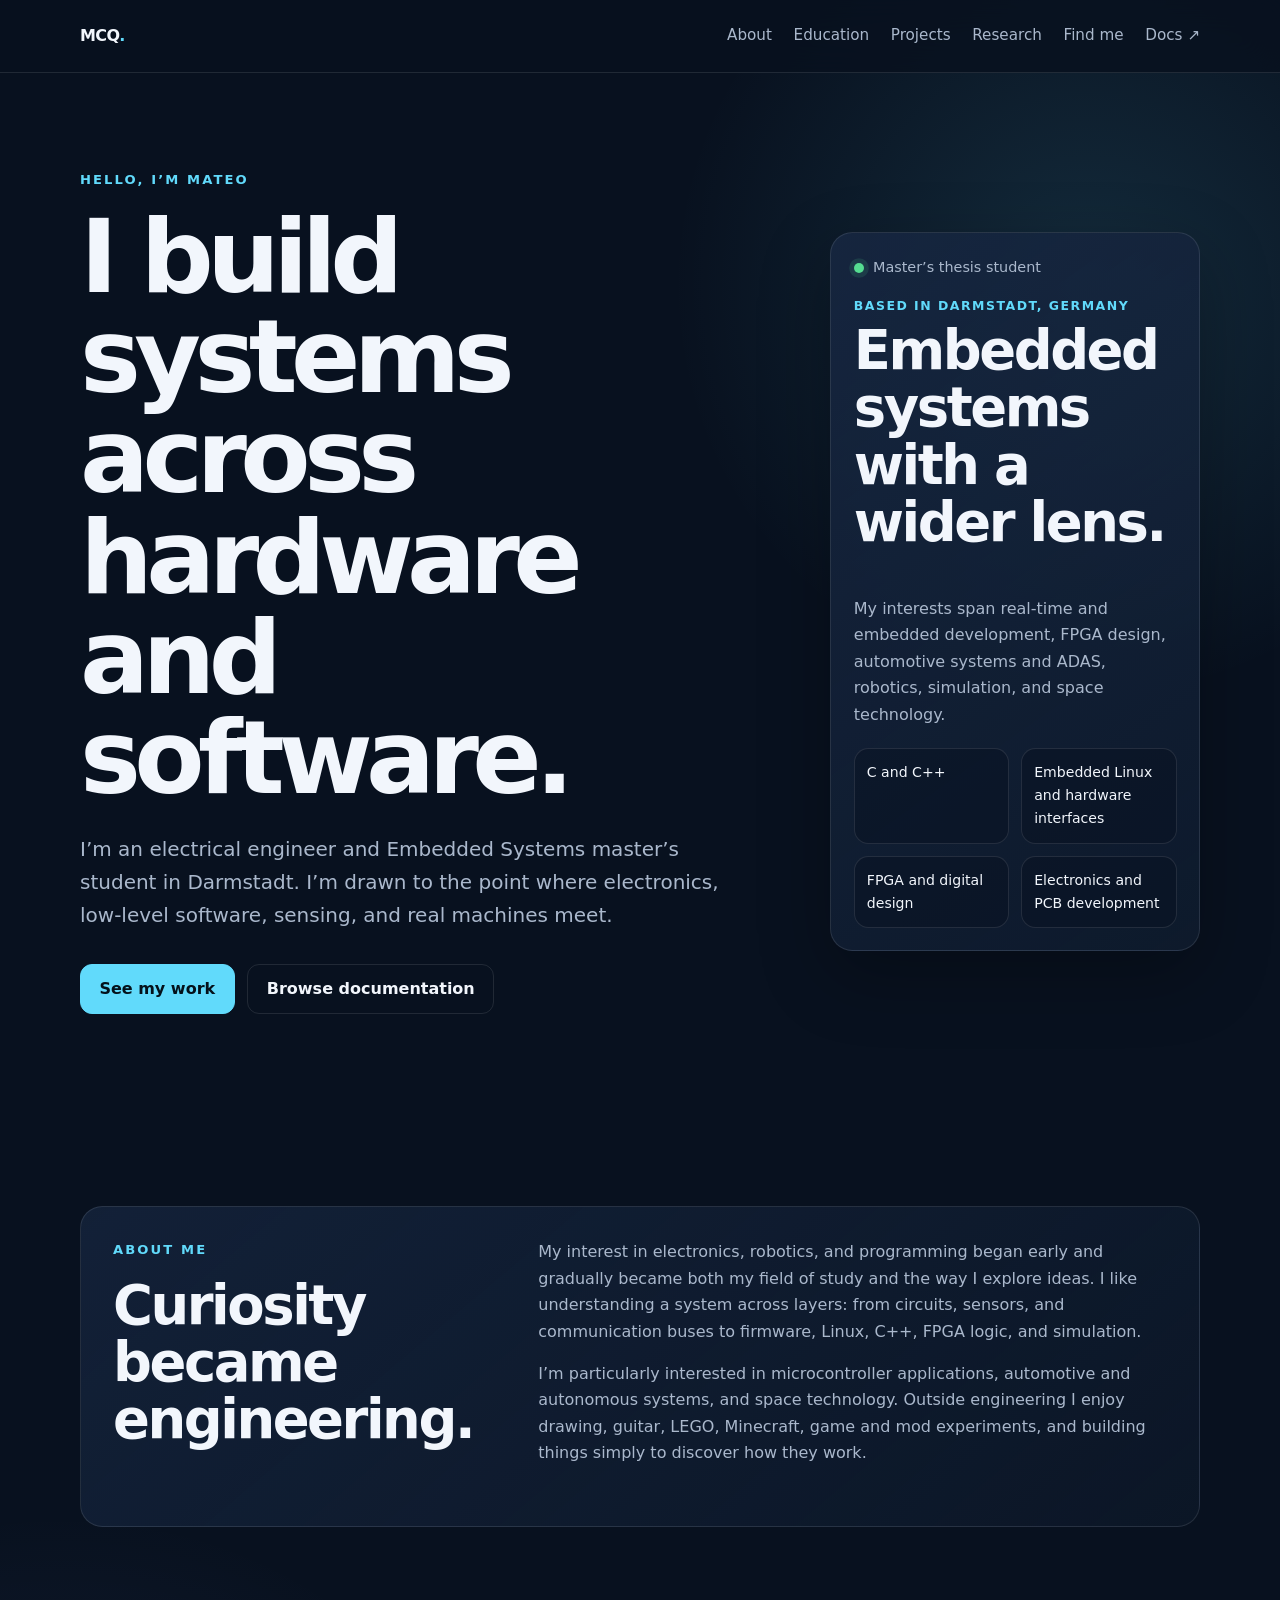
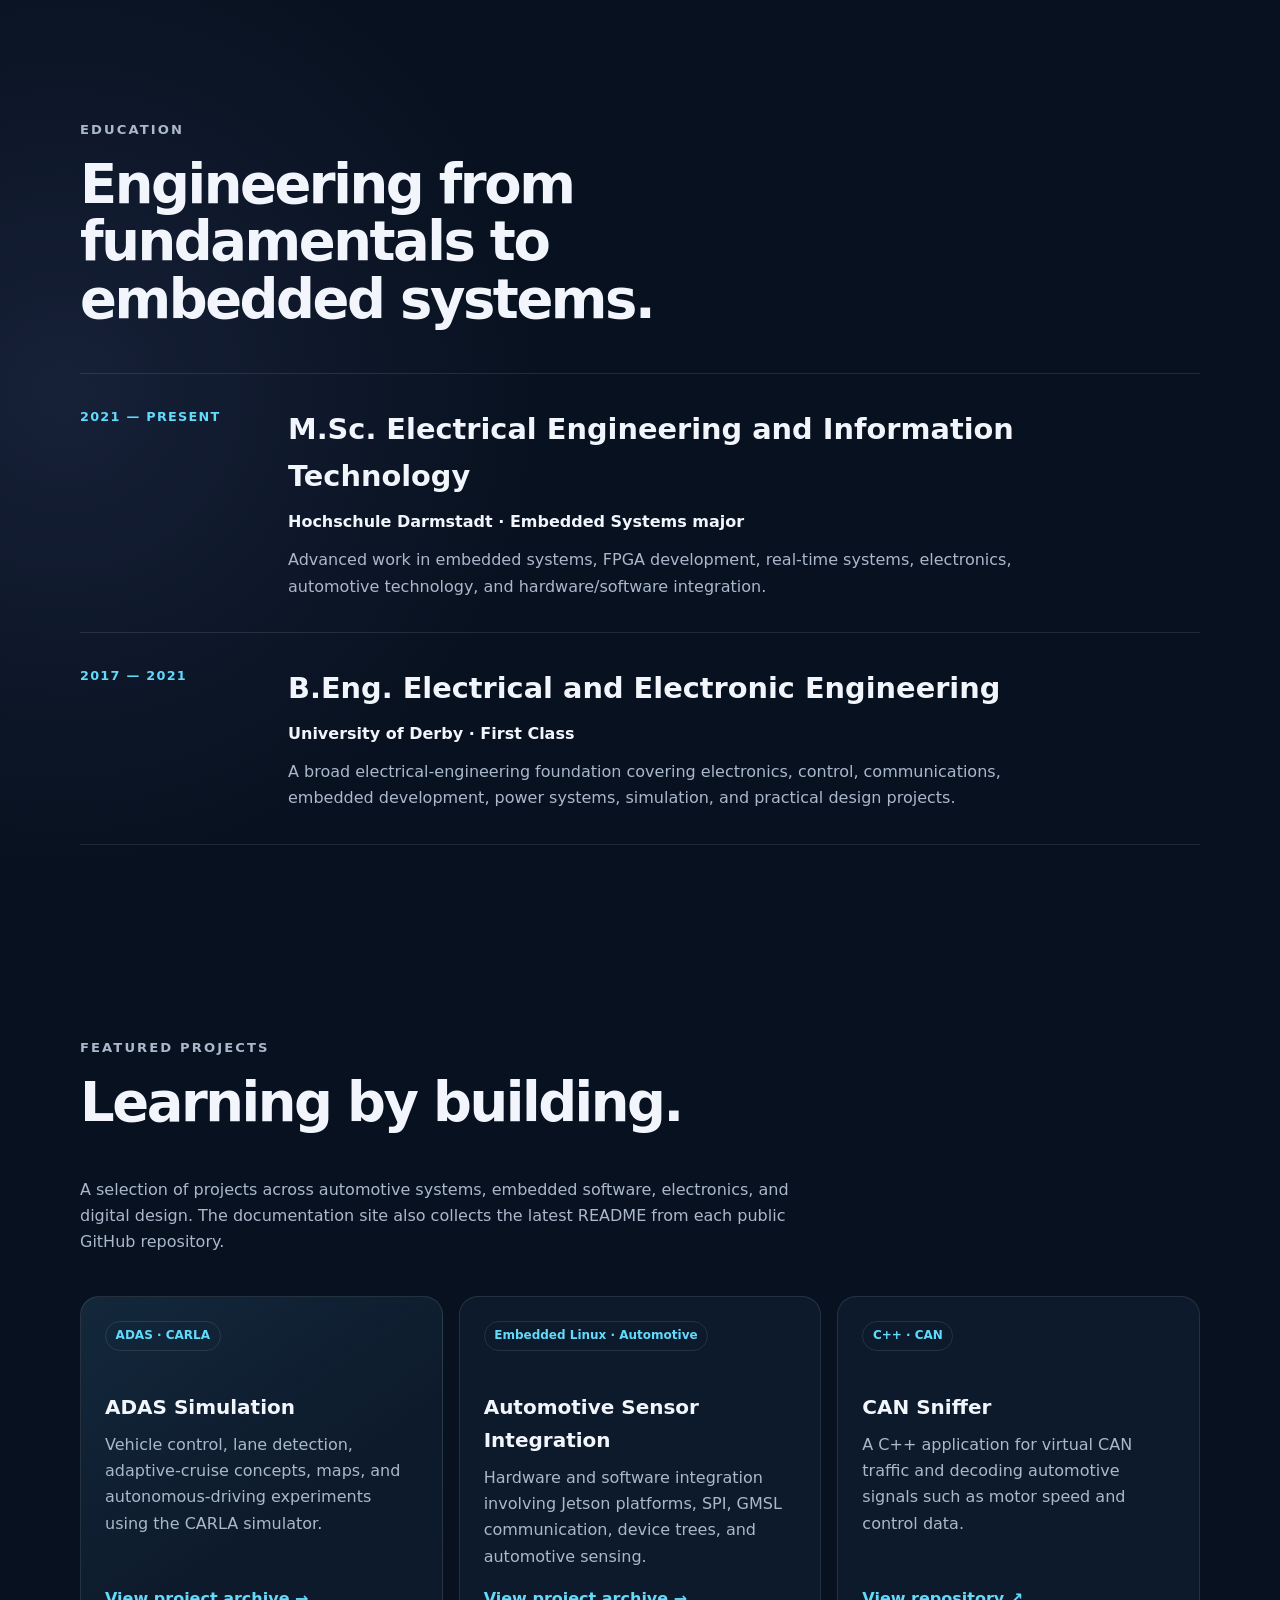
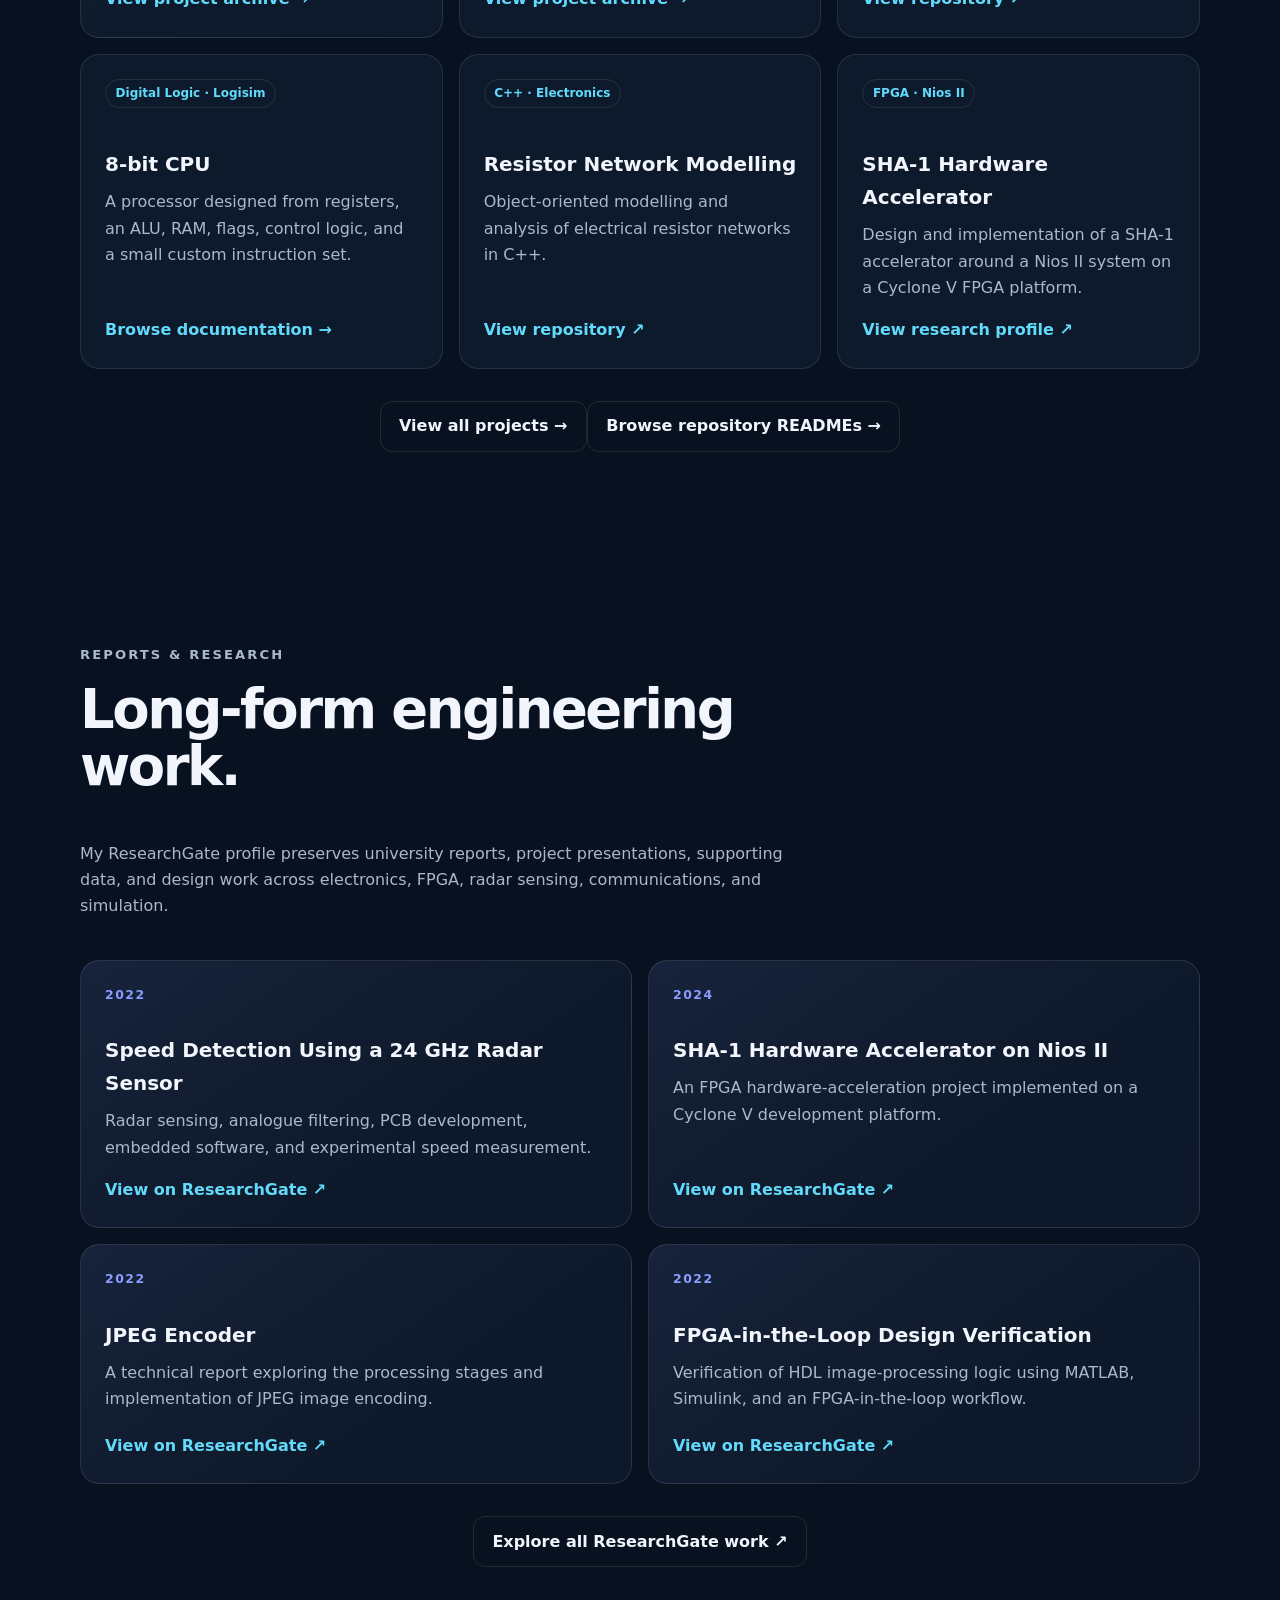
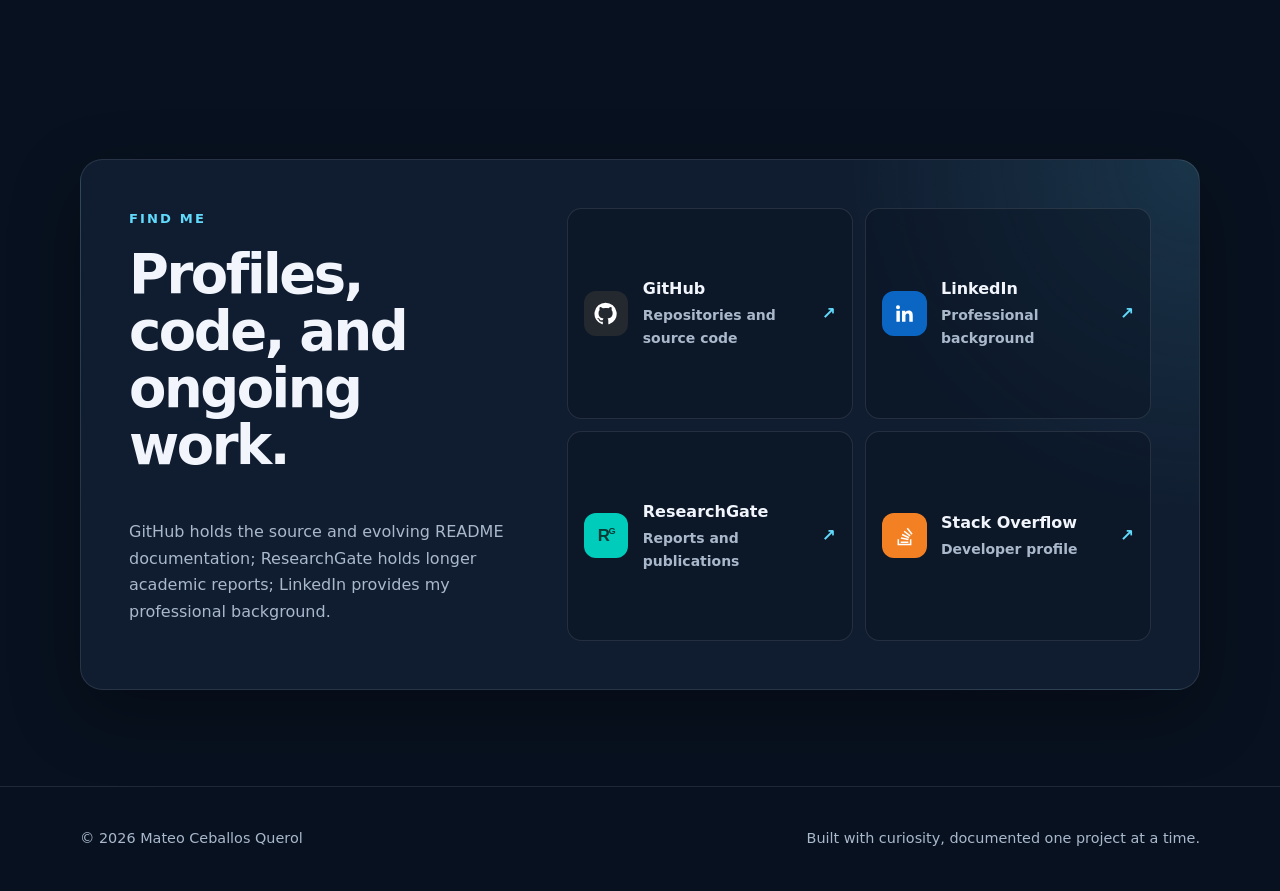
<file: index.html>
<!DOCTYPE html>
<html lang="en">
<head>
  <meta charset="UTF-8">
  <meta name="viewport" content="width=device-width, initial-scale=1">
  <meta name="description" content="Portfolio of Mateo Ceballos Querol — embedded systems, electronics, FPGA, automotive technology, simulation, and software.">
  <title>Mateo Ceballos Querol | Embedded Systems Engineer</title>
  <link rel="stylesheet" href="style.css?v=20260716-2">
</head>
<body>
  <header class="site-header">
    <nav class="nav container" aria-label="Main navigation">
      <a class="logo" href="#top">MCQ<span>.</span></a>
      <div class="nav-links">
        <a href="#about">About</a>
        <a href="#education">Education</a>
        <a href="#projects">Projects</a>
        <a href="#research">Research</a>
        <a href="#find-me">Find me</a>
        <a class="nav-github" href="docs/">Docs ↗</a>
      </div>
    </nav>
  </header>

  <main id="top">
    <section class="hero container">
      <div>
        <p class="eyebrow">Hello, I’m Mateo</p>
        <h1>I build systems across hardware and software.</h1>
        <p class="hero-copy">
          I’m an electrical engineer and Embedded Systems master’s student in
          Darmstadt. I’m drawn to the point where electronics, low-level
          software, sensing, and real machines meet.
        </p>
        <div class="actions">
          <a class="button" href="#projects">See my work</a>
          <a class="button secondary" href="docs/">Browse documentation</a>
        </div>
      </div>

      <aside class="hero-panel" aria-label="Profile summary">
        <span class="status">Master’s thesis student</span>
        <p class="profile-kicker">Based in Darmstadt, Germany</p>
        <h2>Embedded systems with a wider lens.</h2>
        <p class="panel-copy">
          My interests span real-time and embedded development, FPGA design,
          automotive systems and ADAS, robotics, simulation, and space technology.
        </p>
        <ul class="focus-list compact">
          <li>C and C++</li>
          <li>Embedded Linux and hardware interfaces</li>
          <li>FPGA and digital design</li>
          <li>Electronics and PCB development</li>
        </ul>
      </aside>
    </section>

    <section class="section container" id="about">
      <div class="about">
        <div>
          <p class="eyebrow">About me</p>
          <h2>Curiosity became engineering.</h2>
        </div>
        <div class="about-copy">
          <p>
            My interest in electronics, robotics, and programming began early
            and gradually became both my field of study and the way I explore
            ideas. I like understanding a system across layers: from circuits,
            sensors, and communication buses to firmware, Linux, C++, FPGA logic,
            and simulation.
          </p>
          <p>
            I’m particularly interested in microcontroller applications,
            automotive and autonomous systems, and space technology. Outside
            engineering I enjoy drawing, guitar, LEGO, Minecraft, game and mod
            experiments, and building things simply to discover how they work.
          </p>
        </div>
      </div>
    </section>

    <section class="section container" id="education">
      <div class="section-heading">
        <p class="eyebrow">Education</p>
        <h2>Engineering from fundamentals to embedded systems.</h2>
      </div>

      <div class="timeline">
        <article class="timeline-item">
          <div class="timeline-date">2021 — present</div>
          <div>
            <h3>M.Sc. Electrical Engineering and Information Technology</h3>
            <p class="institution">Hochschule Darmstadt · Embedded Systems major</p>
            <p>
              Advanced work in embedded systems, FPGA development, real-time
              systems, electronics, automotive technology, and hardware/software
              integration.
            </p>
          </div>
        </article>

        <article class="timeline-item">
          <div class="timeline-date">2017 — 2021</div>
          <div>
            <h3>B.Eng. Electrical and Electronic Engineering</h3>
            <p class="institution">University of Derby · First Class</p>
            <p>
              A broad electrical-engineering foundation covering electronics,
              control, communications, embedded development, power systems,
              simulation, and practical design projects.
            </p>
          </div>
        </article>
      </div>
    </section>

    <section class="section container" id="projects">
      <div class="section-heading">
        <p class="eyebrow">Featured projects</p>
        <h2>Learning by building.</h2>
        <p>
          A selection of projects across automotive systems, embedded software,
          electronics, and digital design. The documentation site also collects
          the latest README from each public GitHub repository.
        </p>
      </div>

      <div class="grid">
        <article class="card featured-card">
          <span class="tag">ADAS · CARLA</span>
          <h3>ADAS Simulation</h3>
          <p>
            Vehicle control, lane detection, adaptive-cruise concepts, maps, and
            autonomous-driving experiments using the CARLA simulator.
          </p>
          <a class="card-link" href="projects.html">View project archive →</a>
        </article>

        <article class="card">
          <span class="tag">Embedded Linux · Automotive</span>
          <h3>Automotive Sensor Integration</h3>
          <p>
            Hardware and software integration involving Jetson platforms, SPI,
            GMSL communication, device trees, and automotive sensing.
          </p>
          <a class="card-link" href="projects.html">View project archive →</a>
        </article>

        <article class="card">
          <span class="tag">C++ · CAN</span>
          <h3>CAN Sniffer</h3>
          <p>
            A C++ application for virtual CAN traffic and decoding automotive
            signals such as motor speed and control data.
          </p>
          <a class="card-link" href="https://github.com/mcquerol/cansniffer-cpp">View repository ↗</a>
        </article>

        <article class="card">
          <span class="tag">Digital Logic · Logisim</span>
          <h3>8-bit CPU</h3>
          <p>
            A processor designed from registers, an ALU, RAM, flags, control
            logic, and a small custom instruction set.
          </p>
          <a class="card-link" href="docs/">Browse documentation →</a>
        </article>

        <article class="card">
          <span class="tag">C++ · Electronics</span>
          <h3>Resistor Network Modelling</h3>
          <p>
            Object-oriented modelling and analysis of electrical resistor
            networks in C++.
          </p>
          <a class="card-link" href="https://github.com/mcquerol/modelling-resistor-networks-cpp">View repository ↗</a>
        </article>

        <article class="card">
          <span class="tag">FPGA · Nios II</span>
          <h3>SHA-1 Hardware Accelerator</h3>
          <p>
            Design and implementation of a SHA-1 accelerator around a Nios II
            system on a Cyclone V FPGA platform.
          </p>
          <a class="card-link" href="https://www.researchgate.net/profile/Mateo-Ceballos-Querol">View research profile ↗</a>
        </article>
      </div>

      <div class="section-actions">
        <a class="button secondary" href="projects.html">View all projects →</a>
        <a class="button secondary" href="docs/">Browse repository READMEs →</a>
      </div>
    </section>

    <section class="section container" id="research">
      <div class="section-heading">
        <p class="eyebrow">Reports & research</p>
        <h2>Long-form engineering work.</h2>
        <p>
          My ResearchGate profile preserves university reports, project
          presentations, supporting data, and design work across electronics,
          FPGA, radar sensing, communications, and simulation.
        </p>
      </div>

      <div class="research-grid">
        <article class="research-card">
          <span class="research-year">2022</span>
          <h3>Speed Detection Using a 24 GHz Radar Sensor</h3>
          <p>Radar sensing, analogue filtering, PCB development, embedded software, and experimental speed measurement.</p>
          <a class="card-link" href="https://www.researchgate.net/profile/Mateo-Ceballos-Querol">View on ResearchGate ↗</a>
        </article>

        <article class="research-card">
          <span class="research-year">2024</span>
          <h3>SHA-1 Hardware Accelerator on Nios II</h3>
          <p>An FPGA hardware-acceleration project implemented on a Cyclone V development platform.</p>
          <a class="card-link" href="https://www.researchgate.net/profile/Mateo-Ceballos-Querol">View on ResearchGate ↗</a>
        </article>

        <article class="research-card">
          <span class="research-year">2022</span>
          <h3>JPEG Encoder</h3>
          <p>A technical report exploring the processing stages and implementation of JPEG image encoding.</p>
          <a class="card-link" href="https://www.researchgate.net/publication/393149671_JPEG_Encoder">View on ResearchGate ↗</a>
        </article>

        <article class="research-card">
          <span class="research-year">2022</span>
          <h3>FPGA-in-the-Loop Design Verification</h3>
          <p>Verification of HDL image-processing logic using MATLAB, Simulink, and an FPGA-in-the-loop workflow.</p>
          <a class="card-link" href="https://www.researchgate.net/publication/393072573_HDL_Design_Verification_using_FPGA-in-the-Loop">View on ResearchGate ↗</a>
        </article>
      </div>

      <div class="section-actions">
        <a class="button secondary" href="https://www.researchgate.net/profile/Mateo-Ceballos-Querol">Explore all ResearchGate work ↗</a>
      </div>
    </section>

    <section class="section container" id="find-me">
      <div class="find-panel">
        <div>
          <p class="eyebrow">Find me</p>
          <h2>Profiles, code, and ongoing work.</h2>
          <p class="find-copy">
            GitHub holds the source and evolving README documentation;
            ResearchGate holds longer academic reports; LinkedIn provides my
            professional background.
          </p>
        </div>
        <div class="profile-links">
          <a href="https://github.com/mcquerol">
            <span class="profile-icon github-icon" aria-hidden="true">
              <svg viewBox="0 0 24 24" role="img"><path d="M12 .7a11.5 11.5 0 0 0-3.64 22.41c.58.11.79-.25.79-.56v-2.23c-3.22.7-3.9-1.37-3.9-1.37-.53-1.34-1.29-1.7-1.29-1.7-1.05-.72.08-.71.08-.71 1.17.08 1.78 1.2 1.78 1.2 1.04 1.78 2.72 1.27 3.38.97.1-.75.41-1.27.74-1.56-2.57-.29-5.27-1.29-5.27-5.69 0-1.26.45-2.28 1.19-3.09-.12-.29-.52-1.47.11-3.05 0 0 .97-.31 3.16 1.18A10.9 10.9 0 0 1 12 6.11c.98 0 1.95.13 2.87.39 2.19-1.49 3.15-1.18 3.15-1.18.63 1.58.23 2.76.11 3.05.74.81 1.19 1.83 1.19 3.09 0 4.41-2.71 5.39-5.29 5.68.42.36.78 1.07.78 2.16v3.25c0 .31.21.67.8.56A11.5 11.5 0 0 0 12 .7Z"/></svg>
            </span>
            <span class="profile-text"><strong>GitHub</strong><small>Repositories and source code</small></span>
            <span class="profile-arrow">↗</span>
          </a>
          <a href="https://www.linkedin.com/in/mcquerol">
            <span class="profile-icon linkedin-icon" aria-hidden="true">
              <svg viewBox="0 0 24 24" role="img"><path d="M20.45 20.45h-3.56v-5.57c0-1.33-.02-3.04-1.85-3.04-1.86 0-2.14 1.45-2.14 2.94v5.67H9.34V8.98h3.42v1.57h.05c.47-.9 1.64-1.85 3.37-1.85 3.6 0 4.27 2.37 4.27 5.46v6.29ZM5.32 7.41a2.07 2.07 0 1 1 0-4.13 2.07 2.07 0 0 1 0 4.13Zm1.78 13.04H3.54V8.98H7.1v11.47Z"/></svg>
            </span>
            <span class="profile-text"><strong>LinkedIn</strong><small>Professional background</small></span>
            <span class="profile-arrow">↗</span>
          </a>
          <a href="https://www.researchgate.net/profile/Mateo-Ceballos-Querol">
            <span class="profile-icon researchgate-icon" aria-hidden="true">
              <span class="rg-mark">R<sup>G</sup></span>
            </span>
            <span class="profile-text"><strong>ResearchGate</strong><small>Reports and publications</small></span>
            <span class="profile-arrow">↗</span>
          </a>
          <a href="https://stackoverflow.com/users/17657784/mcquerol">
            <span class="profile-icon stackoverflow-icon" aria-hidden="true">
              <svg viewBox="0 0 24 24" role="img"><path d="m17.47 20.45-11.2.01v-4.74H4.68V22h14.38v-6.28h-1.59v4.73ZM8.03 15.28l.33-1.55 7.78 1.63-.33 1.56-7.78-1.64Zm1.03-3.68.66-1.45 7.19 3.28-.66 1.45-7.19-3.28Zm1.97-3.49.98-1.25 6.22 4.89-.98 1.25-6.22-4.89Zm3.13-3.32 1.25-.98 4.88 6.23-1.25.98-4.88-6.23ZM8 18.08h7.91v1.59H8v-1.59Z"/></svg>
            </span>
            <span class="profile-text"><strong>Stack Overflow</strong><small>Developer profile</small></span>
            <span class="profile-arrow">↗</span>
          </a>
        </div>
      </div>
    </section>
  </main>

  <footer class="site-footer">
    <div class="footer-content container">
      <p>© 2026 Mateo Ceballos Querol</p>
      <p>Built with curiosity, documented one project at a time.</p>
    </div>
  </footer>
</body>
</html>
</file>
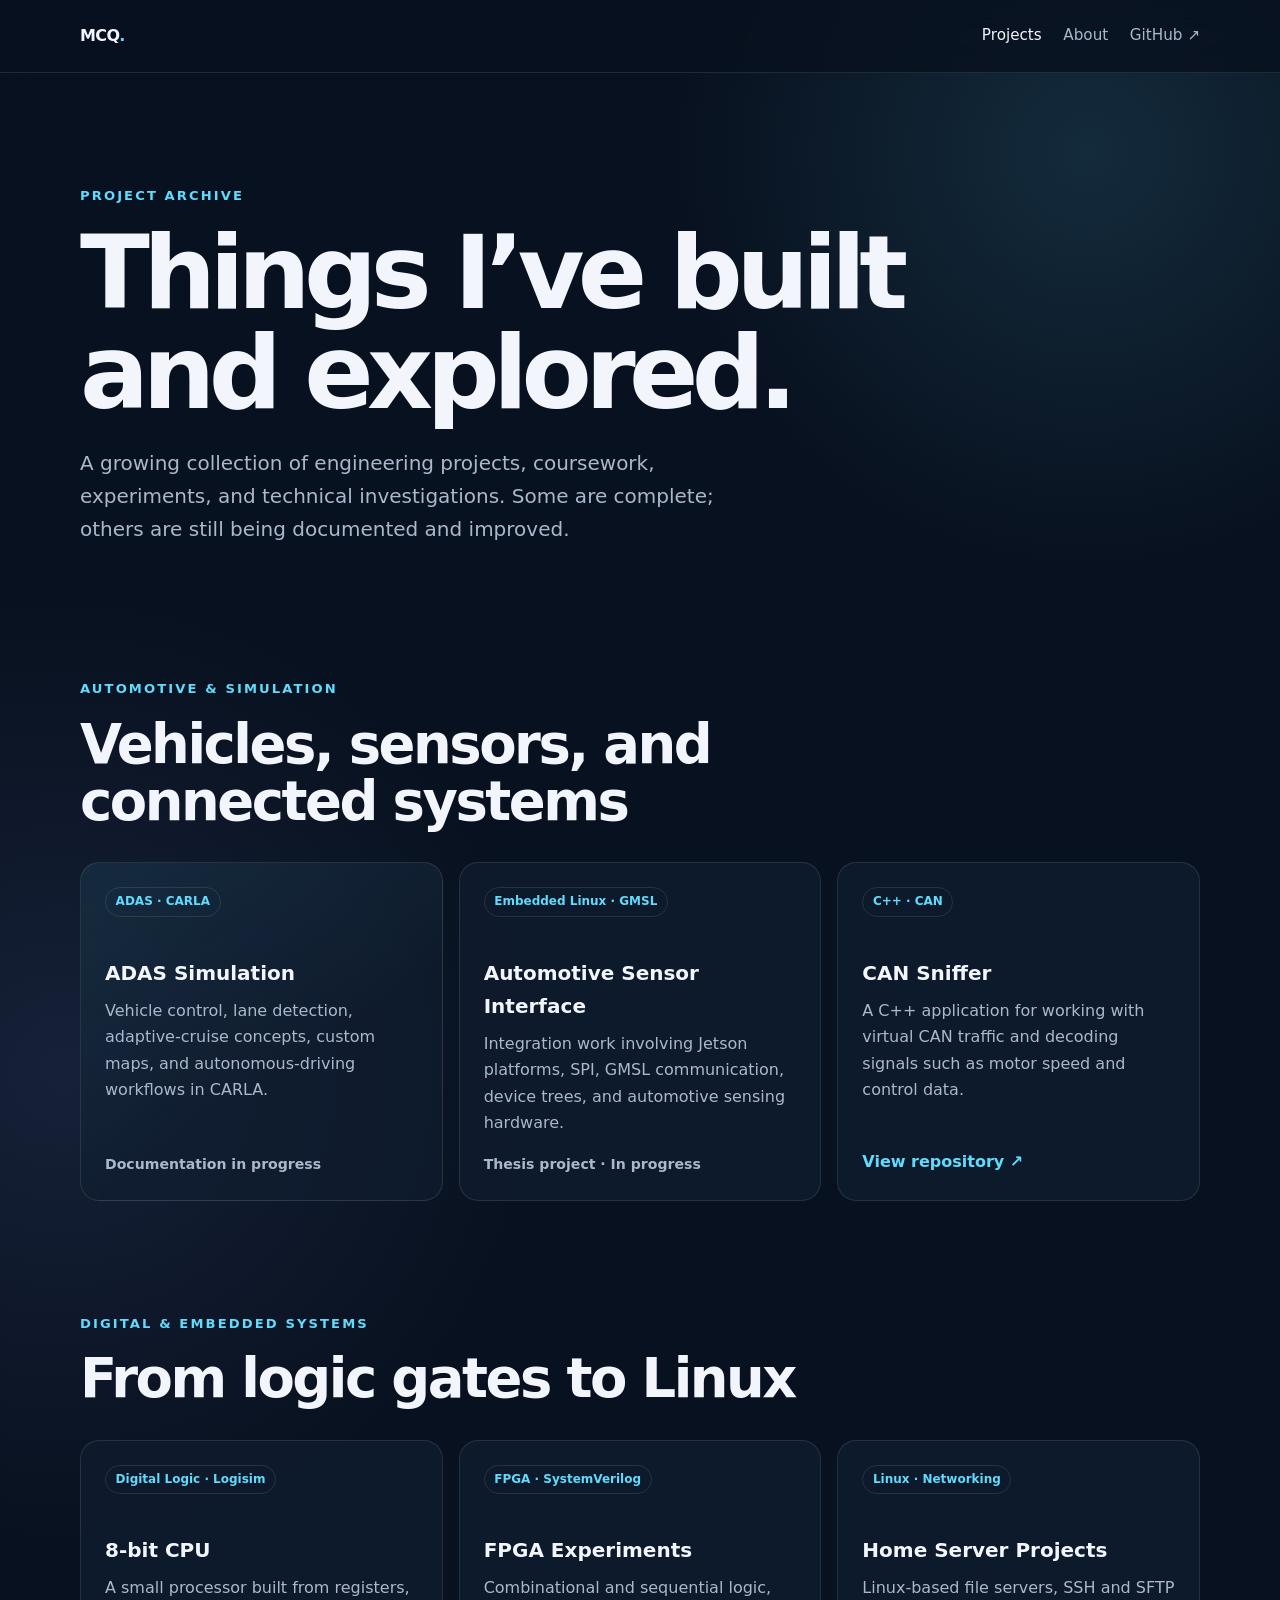
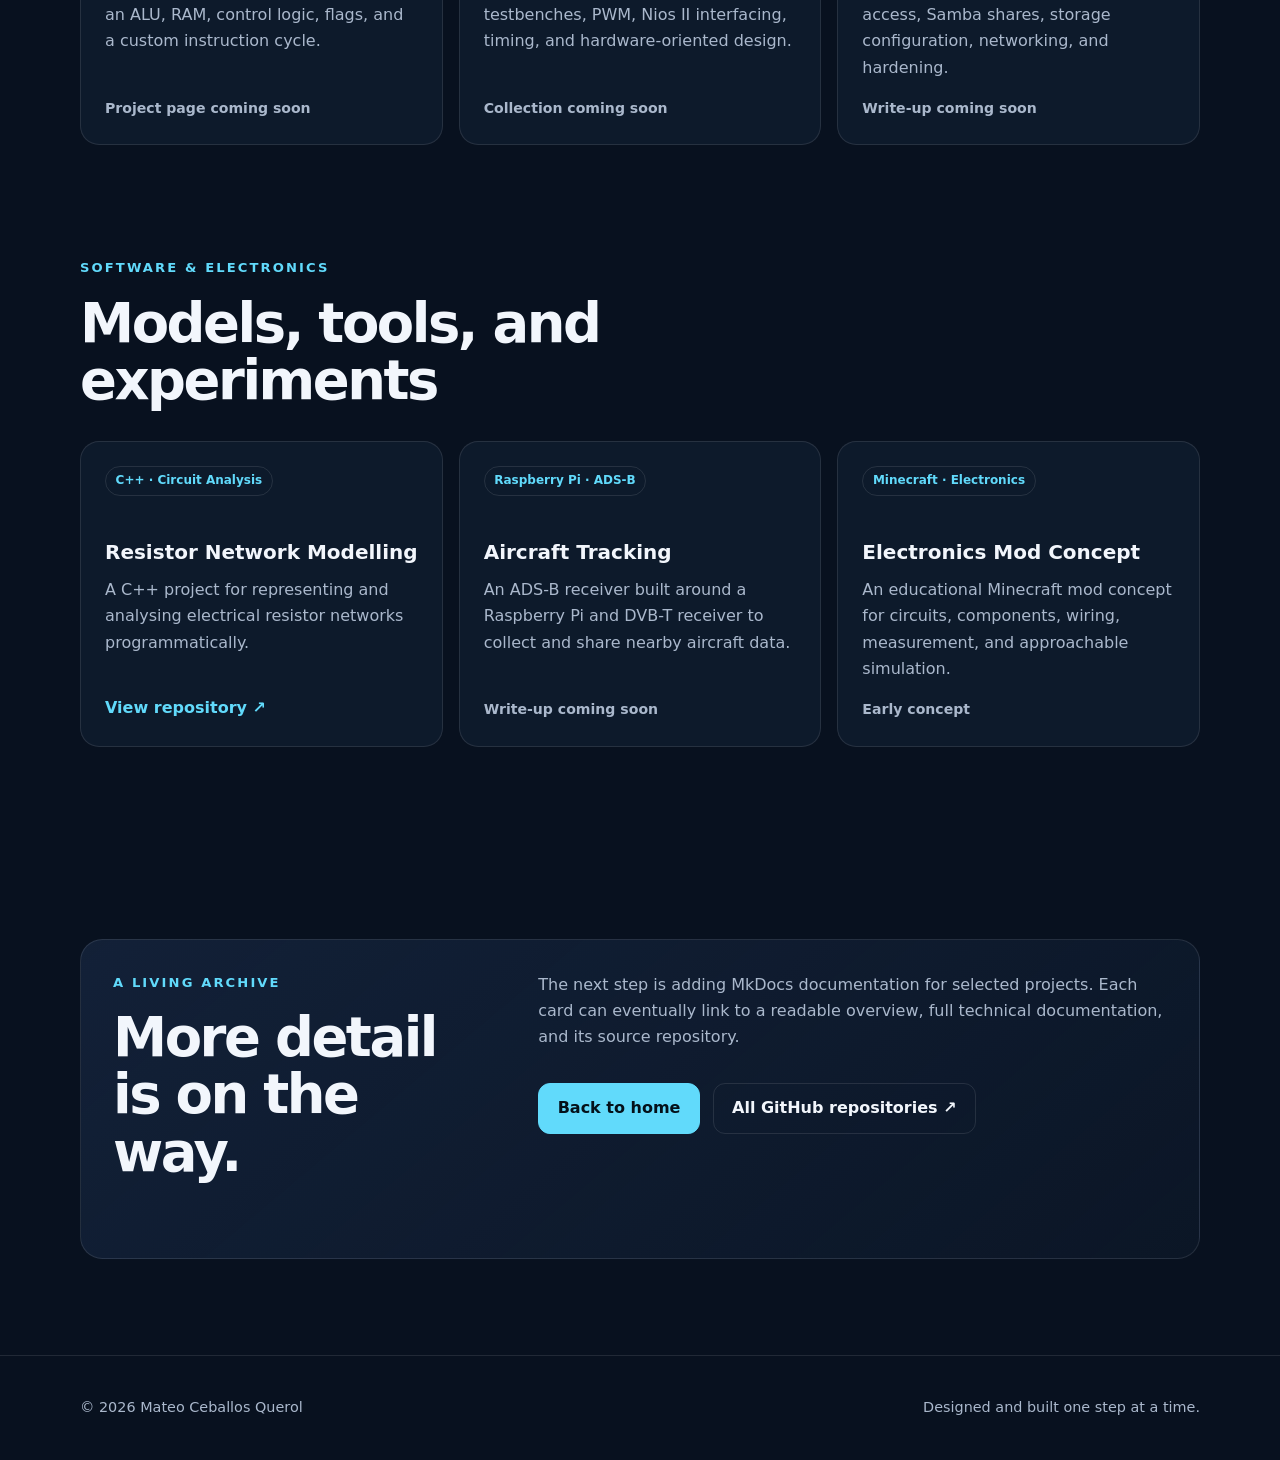
<file: projects.html>
<!DOCTYPE html>
<html lang="en">
<head>
  <meta charset="UTF-8">
  <meta name="viewport" content="width=device-width, initial-scale=1">
  <meta name="description" content="Projects by Mateo Ceballos Querol across embedded systems, automotive technology, electronics, simulation, and software.">
  <title>Projects | Mateo Ceballos Querol</title>
  <link rel="stylesheet" href="style.css">
</head>
<body>
  <header class="site-header">
    <nav class="nav container" aria-label="Main navigation">
      <a class="logo" href="index.html">MCQ<span>.</span></a>
      <div class="nav-links">
        <a class="active" href="projects.html">Projects</a>
        <a href="index.html#about">About</a>
        <a class="nav-github" href="https://github.com/mcquerol">GitHub ↗</a>
      </div>
    </nav>
  </header>

  <main>
    <section class="page-hero container">
      <p class="eyebrow">Project archive</p>
      <h1>Things I’ve built and explored.</h1>
      <p class="hero-copy">
        A growing collection of engineering projects, coursework, experiments,
        and technical investigations. Some are complete; others are still being
        documented and improved.
      </p>
    </section>

    <section class="project-group container">
      <div class="group-heading">
        <p class="eyebrow">Automotive & simulation</p>
        <h2>Vehicles, sensors, and connected systems</h2>
      </div>
      <div class="grid">
        <article class="card featured-card">
          <span class="tag">ADAS · CARLA</span>
          <h3>ADAS Simulation</h3>
          <p>Vehicle control, lane detection, adaptive-cruise concepts, custom maps, and autonomous-driving workflows in CARLA.</p>
          <span class="card-state">Documentation in progress</span>
        </article>
        <article class="card">
          <span class="tag">Embedded Linux · GMSL</span>
          <h3>Automotive Sensor Interface</h3>
          <p>Integration work involving Jetson platforms, SPI, GMSL communication, device trees, and automotive sensing hardware.</p>
          <span class="card-state">Thesis project · In progress</span>
        </article>
        <article class="card">
          <span class="tag">C++ · CAN</span>
          <h3>CAN Sniffer</h3>
          <p>A C++ application for working with virtual CAN traffic and decoding signals such as motor speed and control data.</p>
          <a class="card-link" href="https://github.com/mcquerol/cansniffer-cpp">View repository ↗</a>
        </article>
      </div>
    </section>

    <section class="project-group container">
      <div class="group-heading">
        <p class="eyebrow">Digital & embedded systems</p>
        <h2>From logic gates to Linux</h2>
      </div>
      <div class="grid">
        <article class="card">
          <span class="tag">Digital Logic · Logisim</span>
          <h3>8-bit CPU</h3>
          <p>A small processor built from registers, an ALU, RAM, control logic, flags, and a custom instruction cycle.</p>
          <span class="card-state">Project page coming soon</span>
        </article>
        <article class="card">
          <span class="tag">FPGA · SystemVerilog</span>
          <h3>FPGA Experiments</h3>
          <p>Combinational and sequential logic, testbenches, PWM, Nios II interfacing, timing, and hardware-oriented design.</p>
          <span class="card-state">Collection coming soon</span>
        </article>
        <article class="card">
          <span class="tag">Linux · Networking</span>
          <h3>Home Server Projects</h3>
          <p>Linux-based file servers, SSH and SFTP access, Samba shares, storage configuration, networking, and hardening.</p>
          <span class="card-state">Write-up coming soon</span>
        </article>
      </div>
    </section>

    <section class="project-group container">
      <div class="group-heading">
        <p class="eyebrow">Software & electronics</p>
        <h2>Models, tools, and experiments</h2>
      </div>
      <div class="grid">
        <article class="card">
          <span class="tag">C++ · Circuit Analysis</span>
          <h3>Resistor Network Modelling</h3>
          <p>A C++ project for representing and analysing electrical resistor networks programmatically.</p>
          <a class="card-link" href="https://github.com/mcquerol/modelling-resistor-networks-cpp">View repository ↗</a>
        </article>
        <article class="card">
          <span class="tag">Raspberry Pi · ADS-B</span>
          <h3>Aircraft Tracking</h3>
          <p>An ADS-B receiver built around a Raspberry Pi and DVB-T receiver to collect and share nearby aircraft data.</p>
          <span class="card-state">Write-up coming soon</span>
        </article>
        <article class="card">
          <span class="tag">Minecraft · Electronics</span>
          <h3>Electronics Mod Concept</h3>
          <p>An educational Minecraft mod concept for circuits, components, wiring, measurement, and approachable simulation.</p>
          <span class="card-state">Early concept</span>
        </article>
      </div>
    </section>

    <section class="section container">
      <div class="about project-note">
        <div>
          <p class="eyebrow">A living archive</p>
          <h2>More detail is on the way.</h2>
        </div>
        <div class="about-copy">
          <p>
            The next step is adding MkDocs documentation for selected projects.
            Each card can eventually link to a readable overview, full technical
            documentation, and its source repository.
          </p>
          <div class="actions">
            <a class="button" href="index.html">Back to home</a>
            <a class="button secondary" href="https://github.com/mcquerol?tab=repositories">All GitHub repositories ↗</a>
          </div>
        </div>
      </div>
    </section>
  </main>

  <footer class="site-footer">
    <div class="footer-content container">
      <p>© 2026 Mateo Ceballos Querol</p>
      <p>Designed and built one step at a time.</p>
    </div>
  </footer>
</body>
</html>
</file>
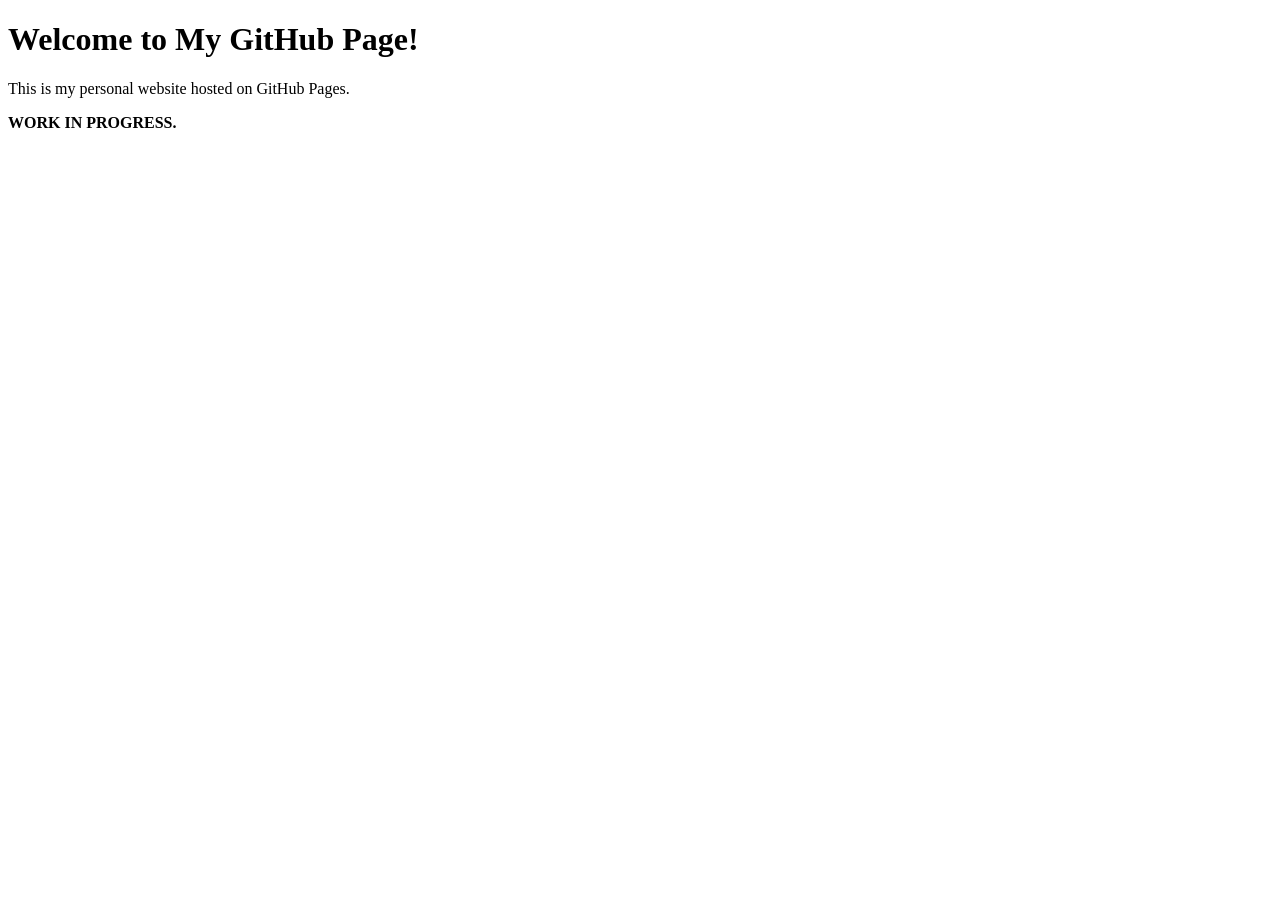
<file: wip.html>
<!DOCTYPE html>
<html>
<head>
  <title>My Personal Page</title>
</head>
<body>
  <h1>Welcome to My GitHub Page!</h1>
  <p>This is my personal website hosted on GitHub Pages.</p>
  <b>WORK IN PROGRESS.</b>
</body>
</html>
</file>
<file: style.css>
:root {
  --bg: #08111f;
  --surface: #101d30;
  --surface-light: #162640;
  --text: #f2f6fc;
  --muted: #aab8cc;
  --accent: #61dafb;
  --accent-2: #8b9cff;
  --border: rgba(255, 255, 255, 0.1);
  --shadow: 0 24px 70px rgba(0, 0, 0, 0.28);
}

* {
  box-sizing: border-box;
}

html {
  scroll-behavior: smooth;
}

body {
  margin: 0;
  color: var(--text);
  background:
    radial-gradient(circle at 85% 5%, rgba(97, 218, 251, 0.13), transparent 26rem),
    radial-gradient(circle at 5% 35%, rgba(139, 156, 255, 0.11), transparent 30rem),
    var(--bg);
  font-family: Inter, ui-sans-serif, system-ui, -apple-system, BlinkMacSystemFont, "Segoe UI", sans-serif;
  line-height: 1.65;
}

a {
  color: inherit;
}

.container {
  width: min(1120px, calc(100% - 2rem));
  margin-inline: auto;
}

.site-header {
  position: sticky;
  top: 0;
  z-index: 10;
  border-bottom: 1px solid var(--border);
  background: rgba(8, 17, 31, 0.8);
  backdrop-filter: blur(16px);
}

.nav {
  min-height: 4.5rem;
  display: flex;
  align-items: center;
  justify-content: space-between;
  gap: 1.5rem;
}

.logo {
  font-weight: 800;
  text-decoration: none;
  letter-spacing: -0.04em;
}

.logo span,
.eyebrow,
.accent {
  color: var(--accent);
}

.nav-links {
  display: flex;
  align-items: center;
  gap: 1.35rem;
}

.nav-links a {
  color: var(--muted);
  font-size: 0.95rem;
  text-decoration: none;
}

.nav-links a:hover,
.nav-links a:focus-visible {
  color: var(--text);
}

.hero {
  min-height: calc(100vh - 4.5rem);
  display: grid;
  grid-template-columns: 1.3fr 0.7fr;
  align-items: center;
  gap: 4rem;
  padding-block: 6rem;
}

.eyebrow {
  margin: 0 0 1rem;
  font-size: 0.82rem;
  font-weight: 800;
  letter-spacing: 0.16em;
  text-transform: uppercase;
}

h1,
h2,
h3,
p {
  margin-top: 0;
}

h1 {
  max-width: 14ch;
  margin-bottom: 1.5rem;
  font-size: clamp(3rem, 8vw, 6.7rem);
  line-height: 0.98;
  letter-spacing: -0.065em;
}

h2 {
  font-size: clamp(2rem, 5vw, 3.4rem);
  line-height: 1.05;
  letter-spacing: -0.045em;
}

h3 {
  margin-bottom: 0.5rem;
  font-size: 1.25rem;
}

.hero-copy {
  max-width: 42rem;
  color: var(--muted);
  font-size: clamp(1.05rem, 2vw, 1.25rem);
}

.actions {
  display: flex;
  flex-wrap: wrap;
  gap: 0.8rem;
  margin-top: 2rem;
}

.button {
  display: inline-flex;
  align-items: center;
  justify-content: center;
  min-height: 3rem;
  padding: 0.7rem 1.15rem;
  border: 1px solid var(--accent);
  border-radius: 0.75rem;
  color: #04111a;
  background: var(--accent);
  font-weight: 750;
  text-decoration: none;
}

.button:hover {
  transform: translateY(-2px);
}

.button.secondary {
  color: var(--text);
  border-color: var(--border);
  background: transparent;
}

.hero-panel {
  position: relative;
  padding: 1.4rem;
  border: 1px solid var(--border);
  border-radius: 1.4rem;
  background: linear-gradient(145deg, rgba(22, 38, 64, 0.92), rgba(16, 29, 48, 0.75));
  box-shadow: var(--shadow);
}

.status {
  display: inline-flex;
  align-items: center;
  gap: 0.55rem;
  margin-bottom: 1rem;
  color: var(--muted);
  font-size: 0.9rem;
}

.status::before {
  width: 0.65rem;
  height: 0.65rem;
  border-radius: 50%;
  background: #55dd91;
  box-shadow: 0 0 0 0.3rem rgba(85, 221, 145, 0.12);
  content: "";
}

.focus-list {
  display: grid;
  gap: 0.75rem;
  margin: 0;
  padding: 0;
  list-style: none;
}

.focus-list li {
  padding: 1rem;
  border: 1px solid var(--border);
  border-radius: 0.9rem;
  background: rgba(8, 17, 31, 0.45);
}

.section {
  padding-block: 6rem;
}

.section-heading {
  max-width: 46rem;
  margin-bottom: 2.5rem;
}

.section-heading p,
.card p,
.about-copy {
  color: var(--muted);
}

.grid {
  display: grid;
  grid-template-columns: repeat(3, 1fr);
  gap: 1rem;
}

.card {
  display: flex;
  min-height: 19rem;
  flex-direction: column;
  padding: 1.5rem;
  border: 1px solid var(--border);
  border-radius: 1.2rem;
  background: rgba(16, 29, 48, 0.76);
  transition: border-color 180ms ease, transform 180ms ease;
}

.card:hover {
  border-color: rgba(97, 218, 251, 0.5);
  transform: translateY(-4px);
}

.tag {
  width: fit-content;
  margin-bottom: 2.5rem;
  padding: 0.25rem 0.6rem;
  border: 1px solid var(--border);
  border-radius: 999px;
  color: var(--accent);
  font-size: 0.75rem;
  font-weight: 750;
}

.card-link {
  margin-top: auto;
  color: var(--accent);
  font-weight: 700;
  text-decoration: none;
}

.about {
  display: grid;
  grid-template-columns: 0.75fr 1.25fr;
  gap: 3rem;
  align-items: start;
  padding: 2rem;
  border: 1px solid var(--border);
  border-radius: 1.4rem;
  background: linear-gradient(140deg, rgba(22, 38, 64, 0.75), rgba(16, 29, 48, 0.45));
}

.site-footer {
  padding-block: 2.5rem;
  border-top: 1px solid var(--border);
  color: var(--muted);
  font-size: 0.9rem;
}

.footer-content {
  display: flex;
  justify-content: space-between;
  gap: 1rem;
}

.footer-content p {
  margin: 0;
}

@media (max-width: 800px) {
  .nav-links a:not(.nav-github) {
    display: none;
  }

  .hero {
    min-height: auto;
    grid-template-columns: 1fr;
    gap: 3rem;
    padding-block: 5rem;
  }

  .grid,
  .about {
    grid-template-columns: 1fr;
  }

  .card {
    min-height: 16rem;
  }
}

@media (max-width: 520px) {
  h1 {
    font-size: 3.35rem;
  }

  .section {
    padding-block: 4.5rem;
  }

  .actions .button {
    width: 100%;
  }

  .footer-content {
    flex-direction: column;
  }
}


/* Projects archive */

.nav-links a.active {
  color: var(--text);
}

.page-hero {
  padding-block: 7rem 5rem;
}

.page-hero h1 {
  max-width: 12ch;
}

.project-group {
  padding-block: 2rem 5rem;
}

.group-heading {
  max-width: 48rem;
  margin-bottom: 2rem;
}

.group-heading h2 {
  margin-bottom: 0;
}

.featured-card {
  background:
    linear-gradient(145deg, rgba(97, 218, 251, 0.08), transparent 60%),
    rgba(16, 29, 48, 0.76);
}

.card-state {
  margin-top: auto;
  color: var(--muted);
  font-size: 0.88rem;
  font-weight: 650;
}

.section-actions {
  display: flex;
  justify-content: center;
  margin-top: 2rem;
}

.project-note {
  margin-top: 1rem;
}

@media (max-width: 800px) {
  .page-hero {
    padding-block: 5rem 3rem;
  }

  .project-group {
    padding-block: 2rem 3.5rem;
  }
}


/* Personal portfolio sections */

.profile-kicker {
  margin-bottom: 0.35rem;
  color: var(--accent);
  font-size: 0.78rem;
  font-weight: 800;
  letter-spacing: 0.12em;
  text-transform: uppercase;
}

.panel-copy,
.timeline-item p,
.research-card p,
.find-copy {
  color: var(--muted);
}

.focus-list.compact {
  grid-template-columns: 1fr 1fr;
  margin-top: 1.25rem;
}

.focus-list.compact li {
  padding: 0.75rem;
  font-size: 0.88rem;
}

.timeline {
  border-top: 1px solid var(--border);
}

.timeline-item {
  display: grid;
  grid-template-columns: 11rem 1fr;
  gap: 2rem;
  padding-block: 2rem;
  border-bottom: 1px solid var(--border);
}

.timeline-date {
  color: var(--accent);
  font-size: 0.8rem;
  font-weight: 800;
  letter-spacing: 0.1em;
  text-transform: uppercase;
}

.timeline-item h3 {
  font-size: clamp(1.3rem, 3vw, 1.8rem);
}

.timeline-item p:last-child {
  max-width: 48rem;
  margin-bottom: 0;
}

.institution {
  margin-bottom: 0.75rem;
  color: var(--text) !important;
  font-weight: 700;
}

.research-grid {
  display: grid;
  grid-template-columns: repeat(2, 1fr);
  gap: 1rem;
}

.research-card {
  display: flex;
  min-height: 15rem;
  flex-direction: column;
  padding: 1.5rem;
  border: 1px solid var(--border);
  border-radius: 1.2rem;
  background:
    linear-gradient(145deg, rgba(139, 156, 255, 0.08), transparent 65%),
    rgba(16, 29, 48, 0.7);
}

.research-year {
  margin-bottom: 1.8rem;
  color: var(--accent-2);
  font-size: 0.78rem;
  font-weight: 800;
  letter-spacing: 0.12em;
}

.find-panel {
  display: grid;
  grid-template-columns: 0.8fr 1.2fr;
  gap: 3rem;
  padding: clamp(1.5rem, 5vw, 3rem);
  border: 1px solid var(--border);
  border-radius: 1.4rem;
  background:
    radial-gradient(circle at 100% 0%, rgba(97, 218, 251, 0.12), transparent 22rem),
    var(--surface);
  box-shadow: var(--shadow);
}

.profile-links {
  display: grid;
  grid-template-columns: 1fr 1fr;
  gap: 0.75rem;
}

.profile-links a {
  display: flex;
  min-height: 7rem;
  flex-direction: column;
  justify-content: space-between;
  padding: 1rem;
  border: 1px solid var(--border);
  border-radius: 0.9rem;
  background: rgba(8, 17, 31, 0.42);
  text-decoration: none;
  transition: border-color 180ms ease, transform 180ms ease;
}

.profile-links a:hover {
  border-color: rgba(97, 218, 251, 0.55);
  transform: translateY(-3px);
}

.profile-links span {
  font-size: 1.05rem;
  font-weight: 800;
}

.profile-links small {
  color: var(--muted);
}

@media (max-width: 800px) {
  .focus-list.compact,
  .research-grid,
  .find-panel,
  .profile-links {
    grid-template-columns: 1fr;
  }

  .timeline-item {
    grid-template-columns: 1fr;
    gap: 0.7rem;
  }
}


/* Branded profile links */

.profile-links a {
  min-height: 5.6rem;
  display: grid;
  grid-template-columns: 2.8rem 1fr auto;
  align-items: center;
  gap: 0.9rem;
}

.profile-icon {
  width: 2.8rem;
  height: 2.8rem;
  display: grid;
  place-items: center;
  border-radius: 0.75rem;
}

.profile-icon svg {
  width: 1.45rem;
  height: 1.45rem;
  fill: currentColor;
}

.github-icon {
  color: #ffffff;
  background: #24292f;
}

.linkedin-icon {
  color: #ffffff;
  background: #0a66c2;
}

.researchgate-icon {
  color: #073b36;
  background: #00ccbb;
}

.stackoverflow-icon {
  color: #ffffff;
  background: #f48024;
}

.rg-mark {
  font-family: Arial, sans-serif;
  font-size: 1.25rem;
  font-weight: 800;
  letter-spacing: -0.08em;
}

.rg-mark sup {
  font-size: 0.55em;
}

.profile-text {
  min-width: 0;
  display: flex;
  flex-direction: column;
  gap: 0.1rem;
}

.profile-text strong {
  font-size: 1rem;
}

.profile-text small {
  color: var(--muted);
}

.profile-arrow {
  color: var(--accent);
  font-size: 1.1rem;
}

@media (max-width: 520px) {
  .profile-links a {
    grid-template-columns: 2.8rem 1fr auto;
  }
}
</file>
